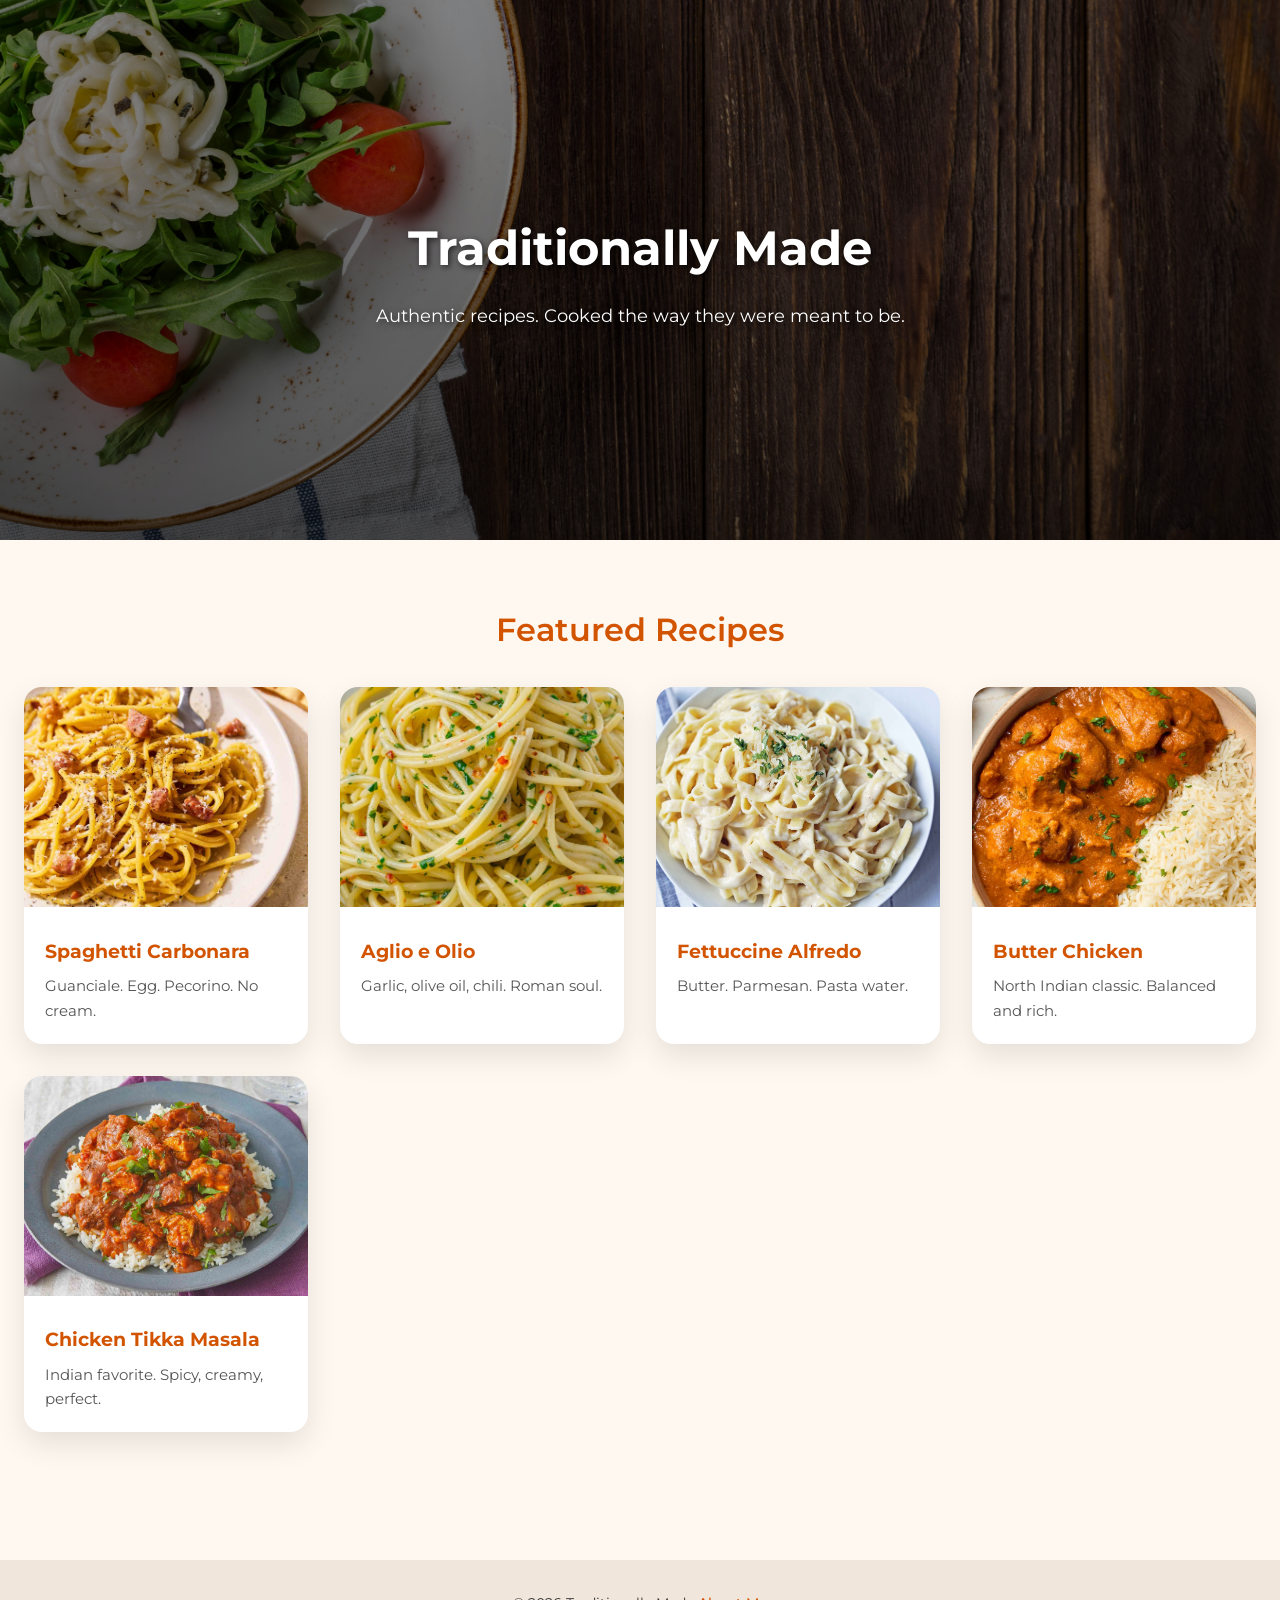
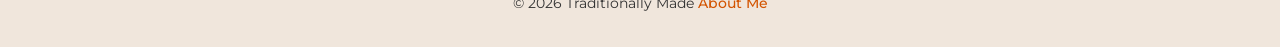
<file: index.html>
<!DOCTYPE html>
<html lang="en">
<head>
  <meta charset="UTF-8" />
  <title>Traditionally Made</title>
  <meta name="viewport" content="width=device-width, initial-scale=1.0">
  <link rel="stylesheet" href="style.css">
  <link href="https://fonts.googleapis.com/css2?family=Montserrat:wght@400;600;700&display=swap" rel="stylesheet">

  <!-- Google AdSense -->
  <script async src="https://pagead2.googlesyndication.com/pagead/js/adsbygoogle.js?client=ca-pub-5029086556424469"
     crossorigin="anonymous"></script>
</head>
<body>

  <!-- HERO -->
  <section class="hero" style="background-image: url('images/hero.jpg');">
    <div class="hero-overlay">
      <h1>Traditionally Made</h1>
      <p>Authentic recipes. Cooked the way they were meant to be.</p>
    </div>
  </section>

  <!-- RECIPES -->
  <section class="recipes">
    <h2>Featured Recipes</h2>

    <div class="recipe-grid">

      <a href="carbonara.html" class="recipe-card">
        <img src="images/carbonara.jpg" alt="Carbonara">
        <div class="card-content">
          <h3>Spaghetti Carbonara</h3>
          <p>Guanciale. Egg. Pecorino. No cream.</p>
        </div>
      </a>

      <a href="aglio.html" class="recipe-card">
        <img src="images/aglio.jpg" alt="Aglio e Olio">
        <div class="card-content">
          <h3>Aglio e Olio</h3>
          <p>Garlic, olive oil, chili. Roman soul.</p>
        </div>
      </a>

      <a href="fettuccine-alfredo.html" class="recipe-card">
        <img src="images/fetu.jpg" alt="Fettuccine Alfredo">
        <div class="card-content">
          <h3>Fettuccine Alfredo</h3>
          <p>Butter. Parmesan. Pasta water.</p>
        </div>
      </a>

      <a href="butter-chicken.html" class="recipe-card">
        <img src="images/butterchicken.jpg" alt="Butter Chicken">
        <div class="card-content">
          <h3>Butter Chicken</h3>
          <p>North Indian classic. Balanced and rich.</p>
        </div>
      </a>

      <a href="tikka-masala.html" class="recipe-card">
        <img src="images/tikka.jpg" alt="Chicken Tikka Masala">
        <div class="card-content">
          <h3>Chicken Tikka Masala</h3>
          <p>Indian favorite. Spicy, creamy, perfect.</p>
        </div>
      </a>

    </div>
  </section>

  <footer class="site-footer">
    <p>© 2026 Traditionally Made <a href="about-us.html">About Me</a></p>
  </footer>

</body>
</html>
</file>
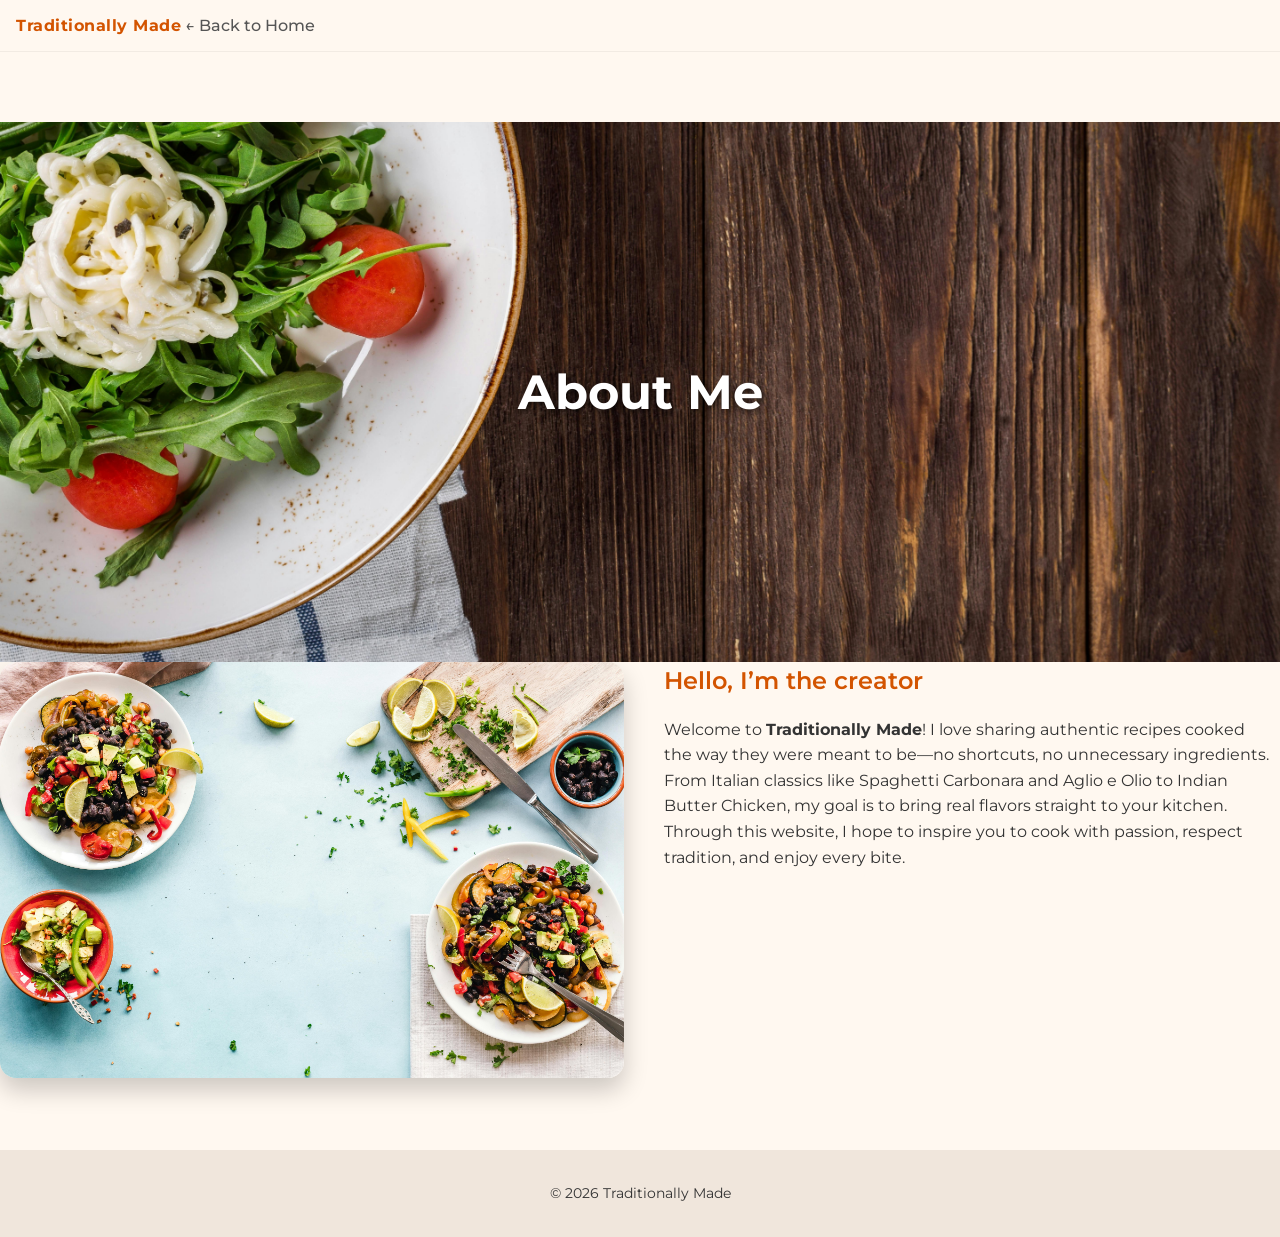
<file: about-us.html>
<!DOCTYPE html>
<html lang="en">
<head>
  <meta charset="UTF-8">
  <meta name="viewport" content="width=device-width, initial-scale=1.0">
  <title>About Me | Traditionally Made</title>
  <link rel="stylesheet" href="style.css">
  <link href="https://fonts.googleapis.com/css2?family=Montserrat:wght@400;600;700&display=swap" rel="stylesheet">
<script async src="https://pagead2.googlesyndication.com/pagead/js/adsbygoogle.js?client=ca-pub-5029086556424469"
     crossorigin="anonymous"></script>
</head>
<body>

  <!-- NAV -->
  <nav class="navbar fixed-top">
    <div class="container">
      <a class="navbar-brand" href="index.html">Traditionally Made</a>
      <a class="back-link ms-auto" href="index.html">← Back to Home</a>
    </div>
  </nav>

  <!-- Spacer for fixed nav -->
  <div style="height: 70px;"></div>

  <!-- HERO -->
  <section class="recipe-hero" style="background-image: url('images/hero.jpg');">
    <h1>About Me</h1>
  </section>

  <!-- MAIN CONTENT -->
  <section class="container my-5">
    <div class="recipe-flex">

      <!-- IMAGE -->
      <div class="recipe-video">
        <img src="images/ss.jpg" alt="About Me" style="width:100%; border-radius:16px; box-shadow:0 12px 25px rgba(0,0,0,0.2);">
      </div>

      <!-- TEXT CONTENT -->
      <div class="recipe-content">
        <h2>Hello, I’m the creator</h2>
        <p>Welcome to <strong>Traditionally Made</strong>! I love sharing authentic recipes cooked the way they were meant to be—no shortcuts, no unnecessary ingredients.</p>
        <p>From Italian classics like Spaghetti Carbonara and Aglio e Olio to Indian Butter Chicken, my goal is to bring real flavors straight to your kitchen.</p>
        <p>Through this website, I hope to inspire you to cook with passion, respect tradition, and enjoy every bite.</p>
      </div>

    </div>
  </section>

  <!-- FOOTER -->
  <footer>
    <p>&copy; 2026 Traditionally Made</p>
  </footer>

</body>
</html>
</file>
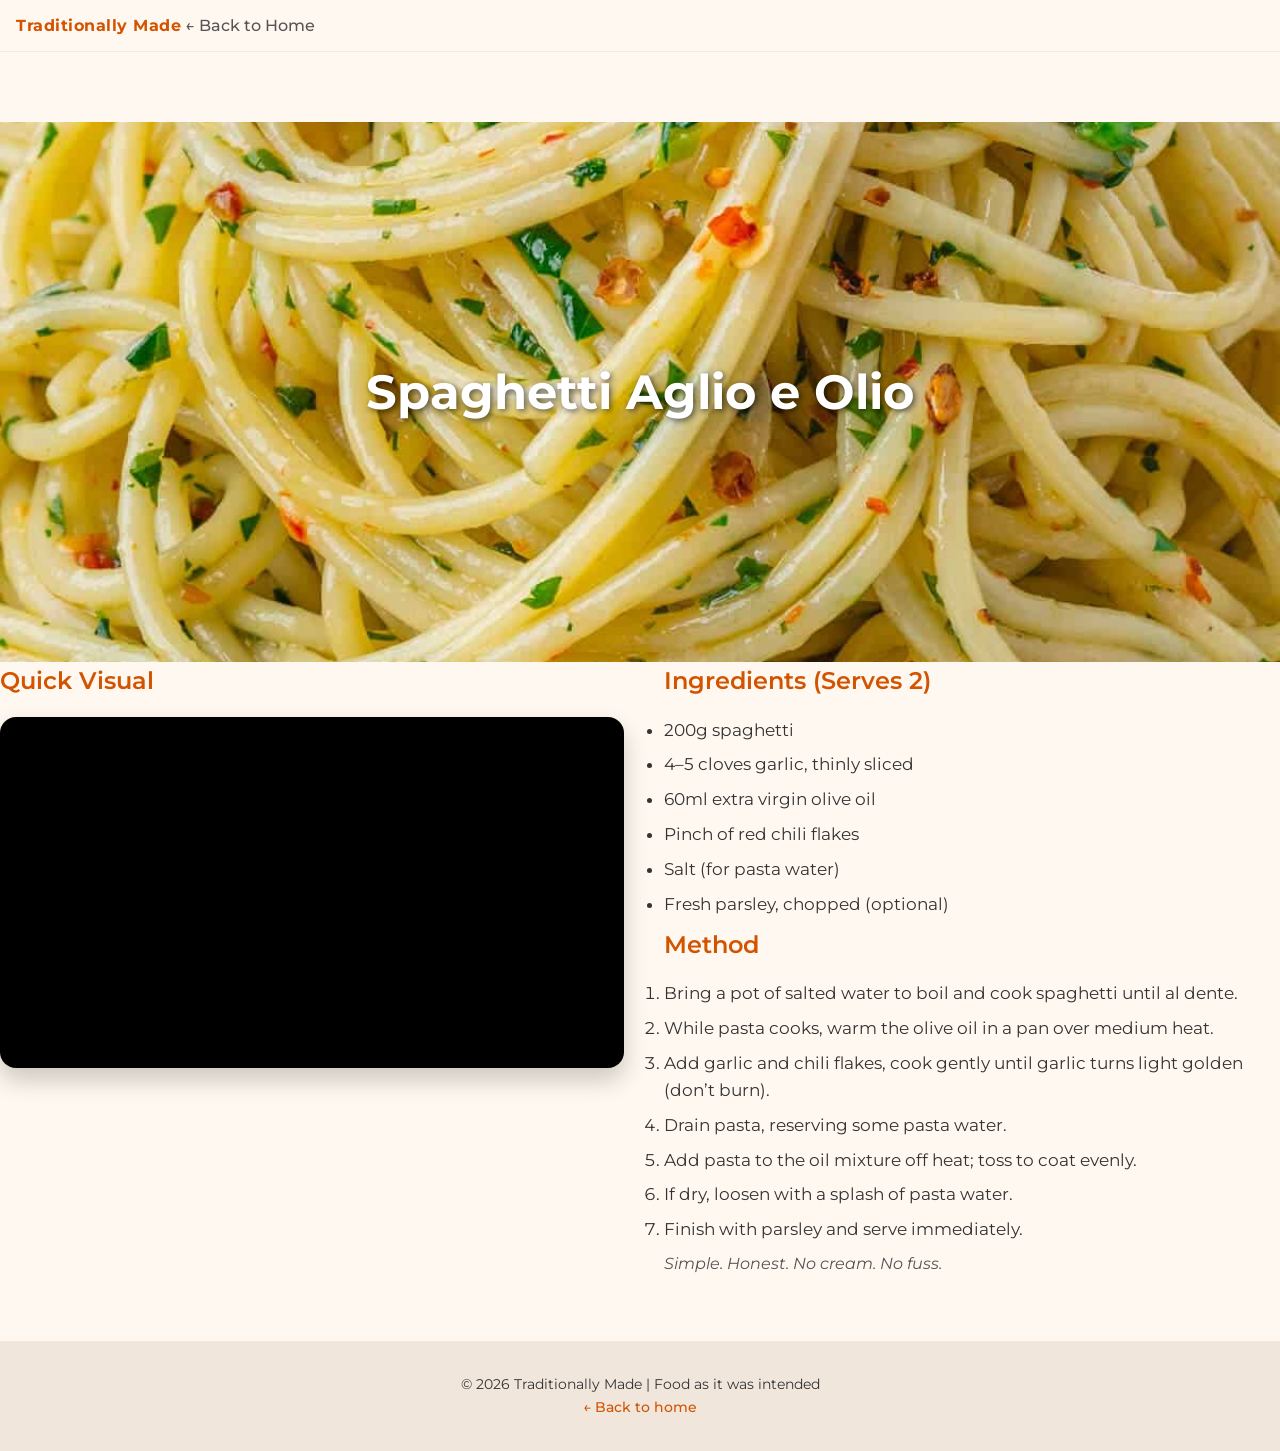
<file: aglio.html>
<!DOCTYPE html>
<html lang="en">
<head>
  <meta charset="UTF-8">
  <meta name="viewport" content="width=device-width, initial-scale=1.0">
  <title>Spaghetti Aglio e Olio | Traditionally Made</title>
  <link rel="stylesheet" href="style.css">
  <link href="https://fonts.googleapis.com/css2?family=Montserrat:wght@400;600;700&display=swap" rel="stylesheet">
  <script async src="https://pagead2.googlesyndication.com/pagead/js/adsbygoogle.js?client=ca-pub-5029086556424469"
     crossorigin="anonymous"></script>
</head>
<body>

  <!-- NAV -->
  <nav class="navbar fixed-top">
    <div class="container">
      <a class="navbar-brand" href="index.html">Traditionally Made</a>
      <a class="back-link ms-auto" href="index.html">← Back to Home</a>
    </div>
  </nav>

  <!-- Spacer for fixed nav -->
  <div style="height: 70px;"></div>

  <!-- HERO -->
  <section class="recipe-hero" style="background-image: url('images/aglio.jpg');">
    <h1>Spaghetti Aglio e Olio</h1>
  </section>

  <!-- MAIN CONTENT -->
  <section class="container my-5">
    <div class="recipe-flex">

      <!-- VIDEO -->
      <div class="recipe-video">
        <h2>Quick Visual</h2>
        <div class="video-wrapper">
          <iframe
            src="https://www.youtube.com/embed/vJPDvxgWKx4"
            title="Spaghetti Aglio e Olio Short"
            allow="accelerometer; autoplay; clipboard-write; encrypted-media; gyroscope; picture-in-picture"
            allowfullscreen>
          </iframe>
        </div>
      </div>

      <!-- CONTENT -->
      <div class="recipe-content">
        <h2>Ingredients (Serves 2)</h2>
        <ul>
          <li>200g spaghetti</li>
          <li>4–5 cloves garlic, thinly sliced</li>
          <li>60ml extra virgin olive oil</li>
          <li>Pinch of red chili flakes</li>
          <li>Salt (for pasta water)</li>
          <li>Fresh parsley, chopped (optional)</li>
        </ul>

        <h2 class="mt-4">Method</h2>
        <ol>
          <li>Bring a pot of salted water to boil and cook spaghetti until al dente.</li>
          <li>While pasta cooks, warm the olive oil in a pan over medium heat.</li>
          <li>Add garlic and chili flakes, cook gently until garlic turns light golden (don’t burn).</li>
          <li>Drain pasta, reserving some pasta water.</li>
          <li>Add pasta to the oil mixture off heat; toss to coat evenly.</li>
          <li>If dry, loosen with a splash of pasta water.</li>
          <li>Finish with parsley and serve immediately.</li>
        </ol>

        <p class="fst-italic mt-3">
          Simple. Honest. No cream. No fuss.
        </p>
      </div>

    </div>
  </section>

  <!-- FOOTER -->
  <footer>
    <p>&copy; 2026 Traditionally Made | Food as it was intended</p>
    <a href="index.html">← Back to home</a>
  </footer>

</body>
</html>
</file>
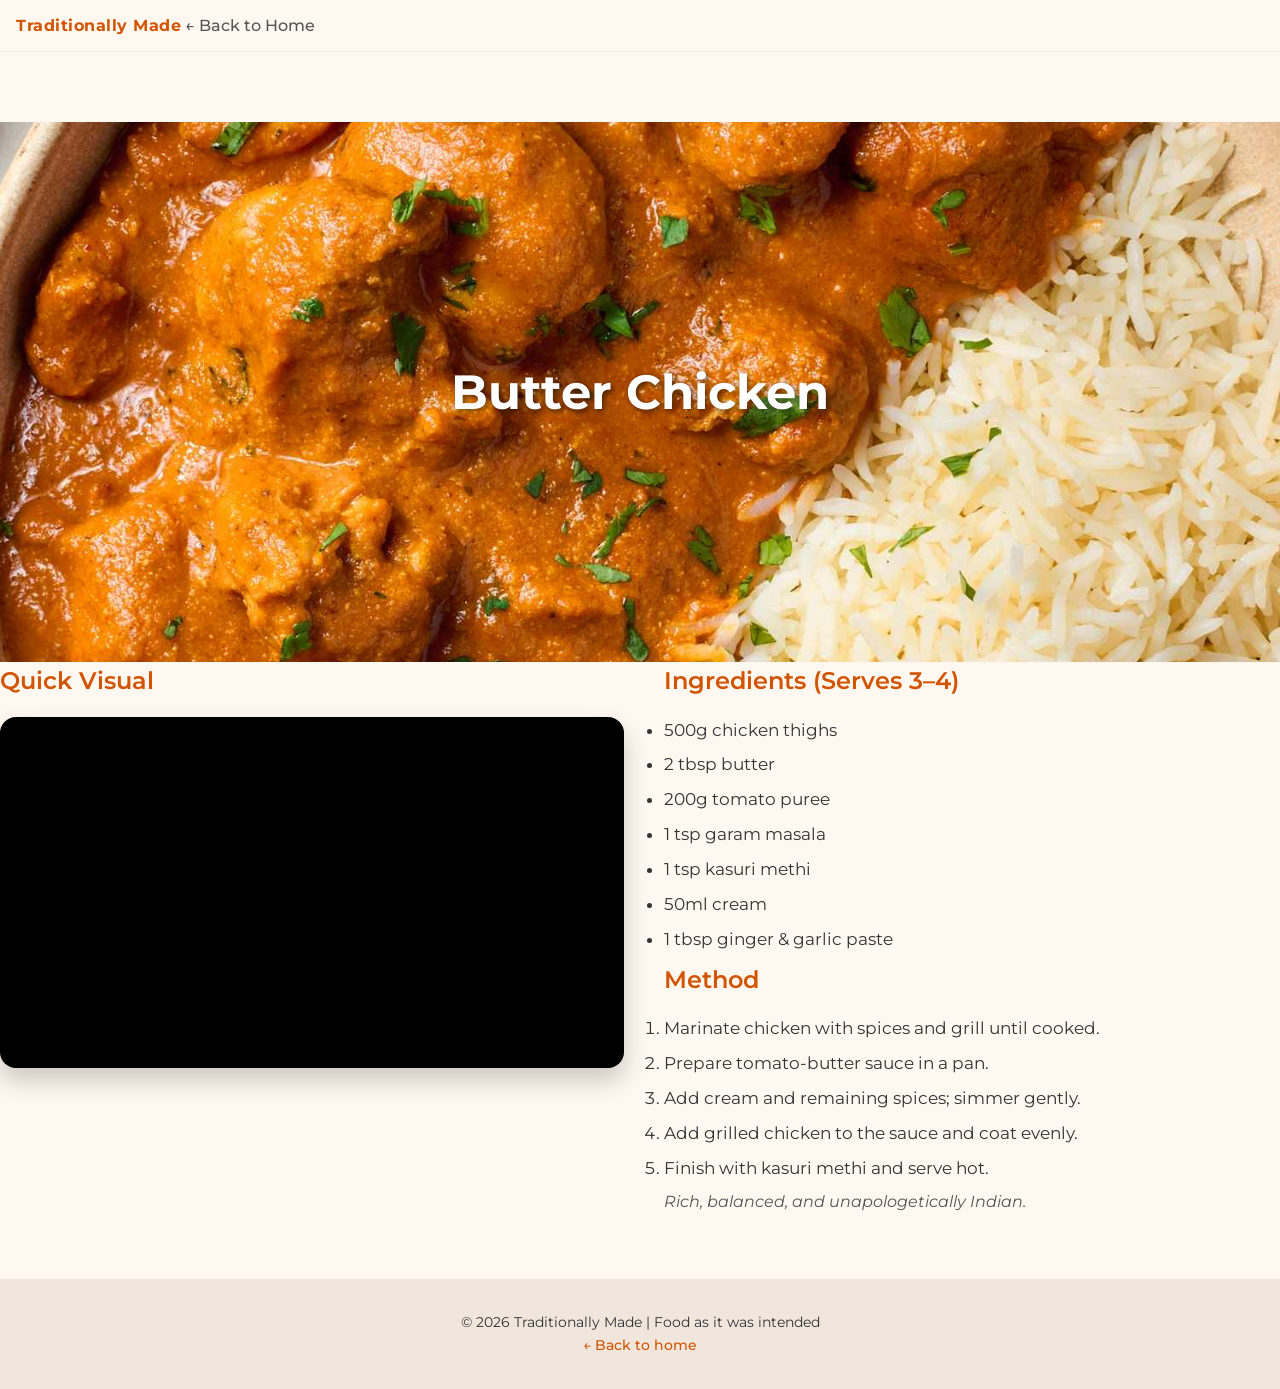
<file: butter-chicken.html>
<!DOCTYPE html>
<html lang="en">
<head>
  <meta charset="UTF-8">
  <meta name="viewport" content="width=device-width, initial-scale=1.0">
  <title>Butter Chicken | Traditionally Made</title>
  <link rel="stylesheet" href="style.css">
  <link href="https://fonts.googleapis.com/css2?family=Montserrat:wght@400;600;700&display=swap" rel="stylesheet">
  <script async src="https://pagead2.googlesyndication.com/pagead/js/adsbygoogle.js?client=ca-pub-5029086556424469"
     crossorigin="anonymous"></script>
</head>
<body>

  <!-- NAV -->
  <nav class="navbar fixed-top">
    <div class="container">
      <a class="navbar-brand" href="index.html">Traditionally Made</a>
      <a class="back-link ms-auto" href="index.html">← Back to Home</a>
    </div>
  </nav>

  <!-- Spacer for fixed nav -->
  <div style="height: 70px;"></div>

  <!-- HERO -->
  <section class="recipe-hero" style="background-image: url('images/butterchicken.jpg');">
    <h1>Butter Chicken</h1>
  </section>

  <!-- MAIN CONTENT -->
  <section class="container my-5">
    <div class="recipe-flex">

      <!-- VIDEO -->
      <div class="recipe-video">
        <h2>Quick Visual</h2>
        <div class="video-wrapper">
          <iframe
            src="https://www.youtube.com/embed/g0xZfBIvsXI"
            title="Butter Chicken Short"
            allow="accelerometer; autoplay; clipboard-write; encrypted-media; gyroscope; picture-in-picture"
            allowfullscreen>
          </iframe>
        </div>
      </div>

      <!-- CONTENT -->
      <div class="recipe-content">
        <h2>Ingredients (Serves 3–4)</h2>
        <ul>
          <li>500g chicken thighs</li>
          <li>2 tbsp butter</li>
          <li>200g tomato puree</li>
          <li>1 tsp garam masala</li>
          <li>1 tsp kasuri methi</li>
          <li>50ml cream</li>
          <li>1 tbsp ginger & garlic paste</li>
        </ul>

        <h2 class="mt-4">Method</h2>
        <ol>
          <li>Marinate chicken with spices and grill until cooked.</li>
          <li>Prepare tomato-butter sauce in a pan.</li>
          <li>Add cream and remaining spices; simmer gently.</li>
          <li>Add grilled chicken to the sauce and coat evenly.</li>
          <li>Finish with kasuri methi and serve hot.</li>
        </ol>

        <p class="fst-italic mt-3">Rich, balanced, and unapologetically Indian.</p>
      </div>

    </div>
  </section>

  <!-- FOOTER -->
  <footer>
    <p>&copy; 2026 Traditionally Made | Food as it was intended</p>
    <a href="index.html">← Back to home</a>
  </footer>

</body>
</html>
</file>
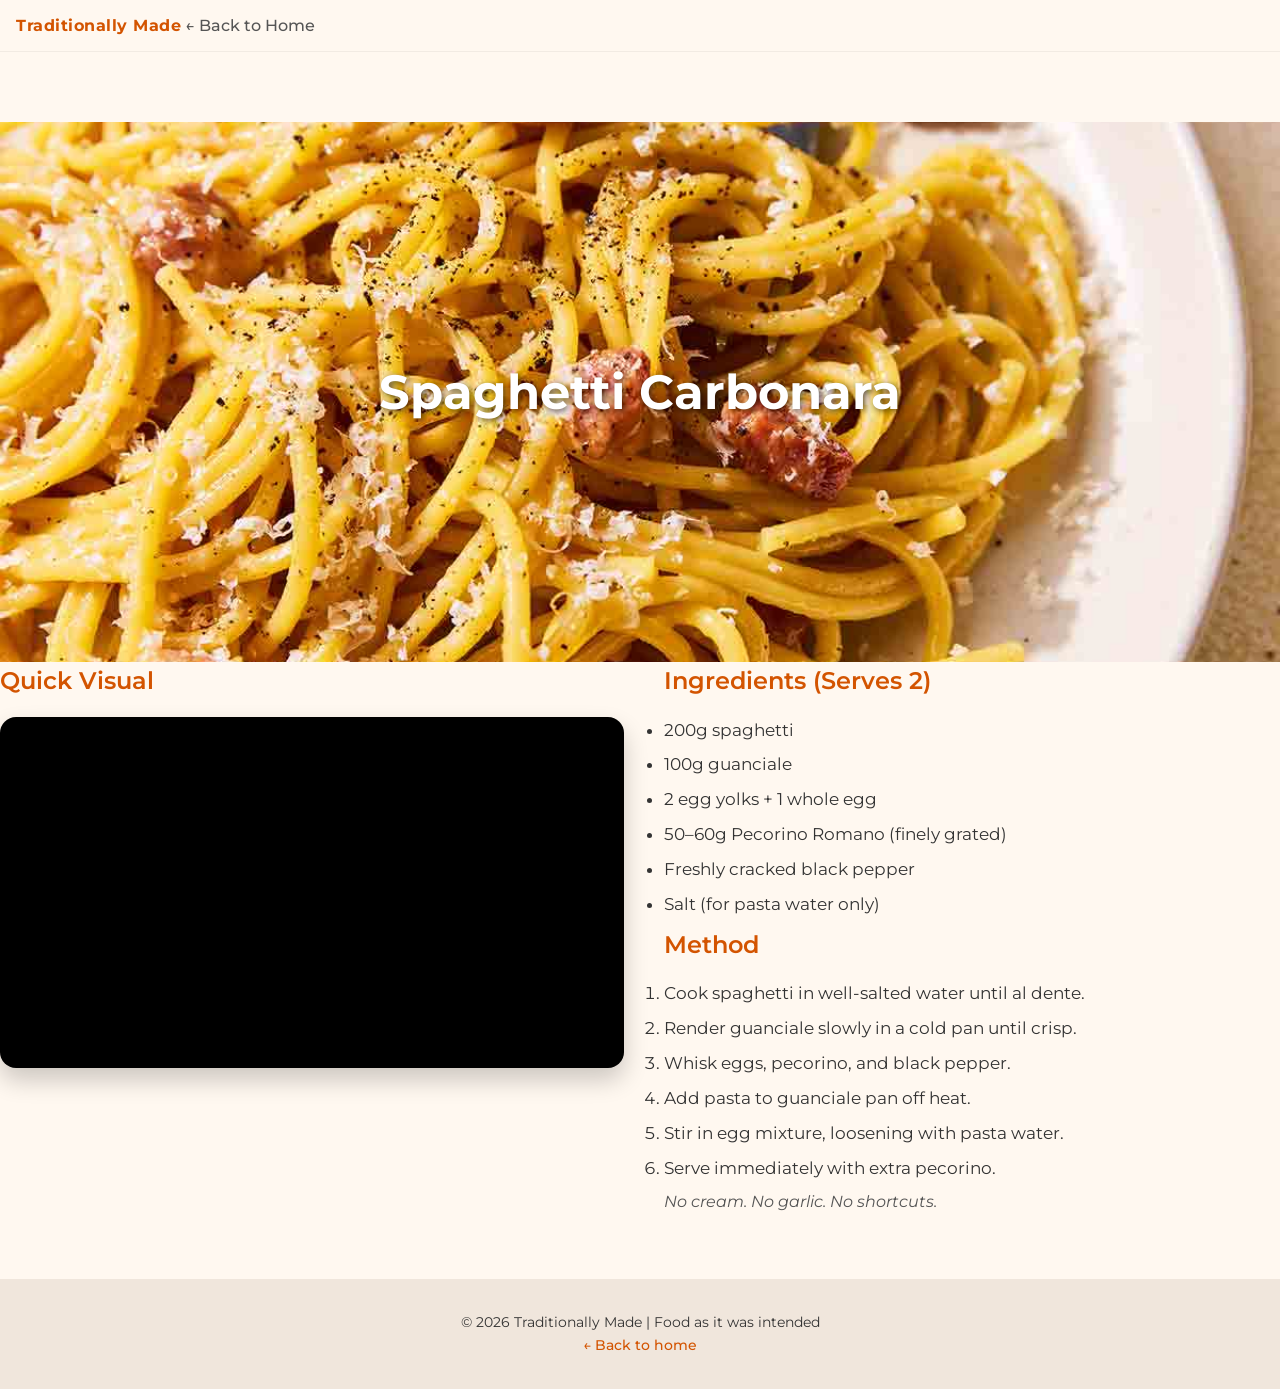
<file: carbonara.html>
<!DOCTYPE html>
<html lang="en">
<head>
  <meta charset="UTF-8">
  <meta name="viewport" content="width=device-width, initial-scale=1.0">
  <title>Spaghetti Carbonara | Traditionally Made</title>
  <link rel="stylesheet" href="style.css">
  <link href="https://fonts.googleapis.com/css2?family=Montserrat:wght@400;600;700&display=swap" rel="stylesheet">
  <script async src="https://pagead2.googlesyndication.com/pagead/js/adsbygoogle.js?client=ca-pub-5029086556424469"
     crossorigin="anonymous"></script>
</head>
<body>

  <!-- NAV -->
  <nav class="navbar fixed-top">
    <div class="container">
      <a class="navbar-brand" href="index.html">Traditionally Made</a>
      <a class="back-link ms-auto" href="index.html">← Back to Home</a>
    </div>
  </nav>

  <!-- Spacer for fixed nav -->
  <div style="height: 70px;"></div>

  <!-- HERO -->
  <section class="recipe-hero" style="background-image: url('images/carbonara.jpg');">
    <h1>Spaghetti Carbonara</h1>
  </section>

  <!-- MAIN CONTENT -->
  <section class="container my-5">
    <div class="recipe-flex">

      <!-- VIDEO -->
      <div class="recipe-video">
        <h2>Quick Visual</h2>
        <div class="video-wrapper">
          <iframe
            src="https://www.youtube.com/embed/RKu6COo8Pxs"
            title="Guanciale Carbonara Short"
            allow="accelerometer; autoplay; clipboard-write; encrypted-media; gyroscope; picture-in-picture"
            allowfullscreen>
          </iframe>
        </div>
      </div>

      <!-- CONTENT -->
      <div class="recipe-content">
        <h2>Ingredients (Serves 2)</h2>
        <ul>
          <li>200g spaghetti</li>
          <li>100g guanciale</li>
          <li>2 egg yolks + 1 whole egg</li>
          <li>50–60g Pecorino Romano (finely grated)</li>
          <li>Freshly cracked black pepper</li>
          <li>Salt (for pasta water only)</li>
        </ul>

        <h2 class="mt-4">Method</h2>
        <ol>
          <li>Cook spaghetti in well-salted water until al dente.</li>
          <li>Render guanciale slowly in a cold pan until crisp.</li>
          <li>Whisk eggs, pecorino, and black pepper.</li>
          <li>Add pasta to guanciale pan off heat.</li>
          <li>Stir in egg mixture, loosening with pasta water.</li>
          <li>Serve immediately with extra pecorino.</li>
        </ol>

        <p class="fst-italic mt-3">No cream. No garlic. No shortcuts.</p>
      </div>

    </div>
  </section>

  <!-- FOOTER -->
  <footer>
    <p>&copy; 2026 Traditionally Made | Food as it was intended</p>
    <a href="index.html">← Back to home</a>
  </footer>

</body>
</html>
</file>
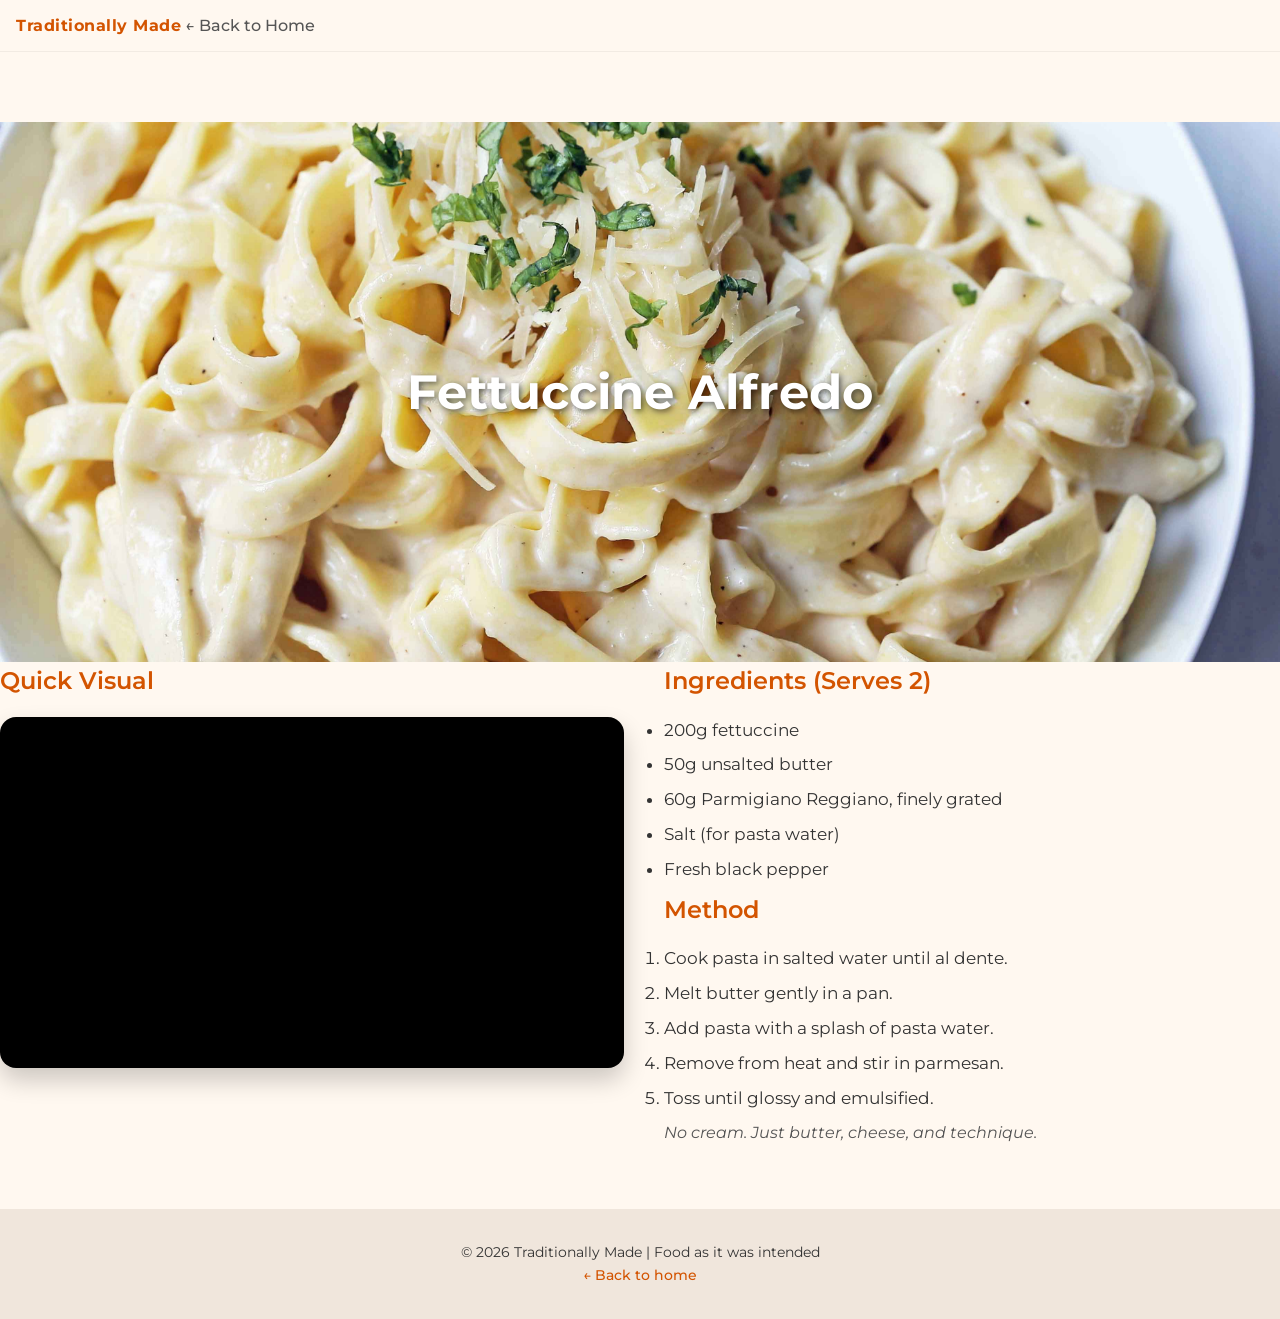
<file: fettuccine-alfredo.html>
<!DOCTYPE html>
<html lang="en">
<head>
  <meta charset="UTF-8">
  <meta name="viewport" content="width=device-width, initial-scale=1.0">
  <title>Fettuccine Alfredo | Traditionally Made</title>
  <link rel="stylesheet" href="style.css">
  <link href="https://fonts.googleapis.com/css2?family=Montserrat:wght@400;600;700&display=swap" rel="stylesheet">
  <script async src="https://pagead2.googlesyndication.com/pagead/js/adsbygoogle.js?client=ca-pub-5029086556424469"
     crossorigin="anonymous"></script>
</head>
<body>

  <!-- NAV -->
  <nav class="navbar fixed-top">
    <div class="container">
      <a class="navbar-brand" href="index.html">Traditionally Made</a>
      <a class="back-link ms-auto" href="index.html">← Back to Home</a>
    </div>
  </nav>

  <!-- Spacer for fixed nav -->
  <div style="height: 70px;"></div>

  <!-- HERO -->
  <section class="recipe-hero" style="background-image: url('images/fetu.jpg');">
    <h1>Fettuccine Alfredo</h1>
  </section>

  <!-- MAIN CONTENT -->
  <section class="container my-5">
    <div class="recipe-flex">

      <!-- VIDEO -->
      <div class="recipe-video">
        <h2>Quick Visual</h2>
        <div class="video-wrapper">
          <iframe
            src="https://www.youtube.com/embed/eieSNW5pK8w"
            title="Fettuccine Alfredo Short"
            allow="accelerometer; autoplay; clipboard-write; encrypted-media; gyroscope; picture-in-picture"
            allowfullscreen>
          </iframe>
        </div>
      </div>

      <!-- CONTENT -->
      <div class="recipe-content">
        <h2>Ingredients (Serves 2)</h2>
        <ul>
          <li>200g fettuccine</li>
          <li>50g unsalted butter</li>
          <li>60g Parmigiano Reggiano, finely grated</li>
          <li>Salt (for pasta water)</li>
          <li>Fresh black pepper</li>
        </ul>

        <h2 class="mt-4">Method</h2>
        <ol>
          <li>Cook pasta in salted water until al dente.</li>
          <li>Melt butter gently in a pan.</li>
          <li>Add pasta with a splash of pasta water.</li>
          <li>Remove from heat and stir in parmesan.</li>
          <li>Toss until glossy and emulsified.</li>
        </ol>

        <p class="fst-italic mt-3">No cream. Just butter, cheese, and technique.</p>
      </div>

    </div>
  </section>

  <!-- FOOTER -->
  <footer>
    <p>&copy; 2026 Traditionally Made | Food as it was intended</p>
    <a href="index.html">← Back to home</a>
  </footer>

</body>
</html>
</file>
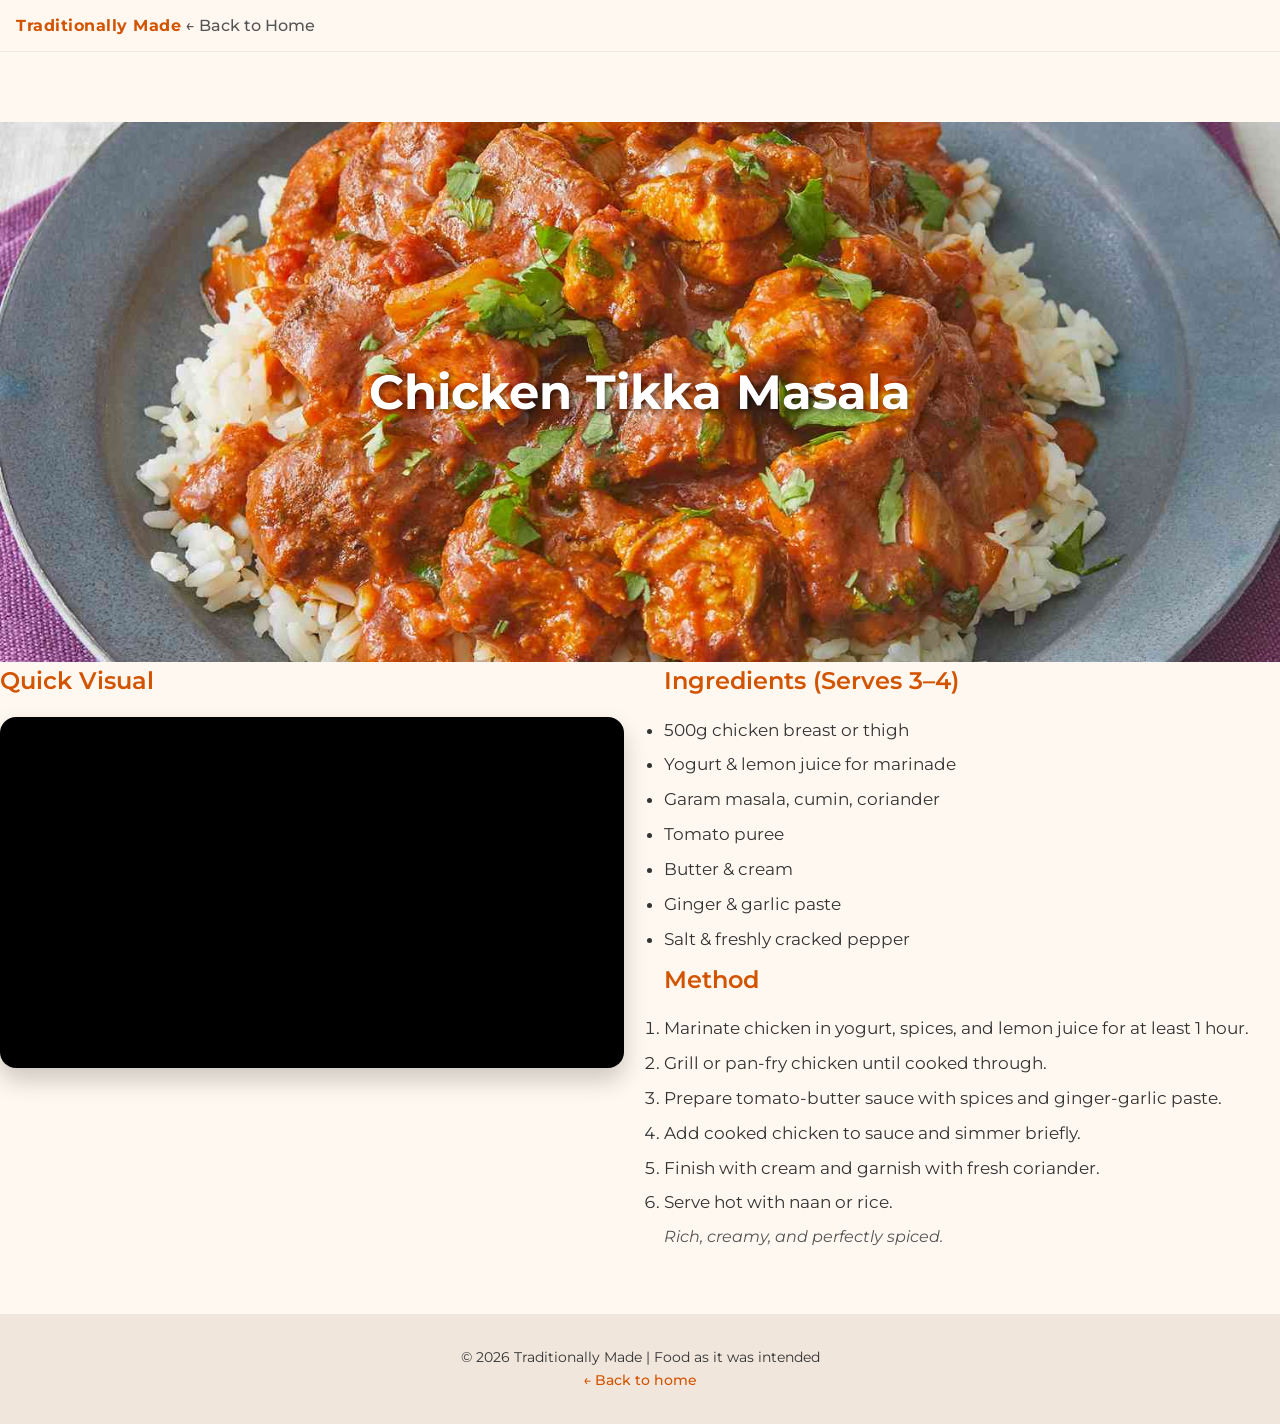
<file: tikka-masala.html>
<!DOCTYPE html>
<html lang="en">
<head>
  <meta charset="UTF-8" />
  <title>Chicken Tikka Masala | Traditionally Made</title>
  <meta name="viewport" content="width=device-width, initial-scale=1.0">
  <link rel="stylesheet" href="style.css">
  <link href="https://fonts.googleapis.com/css2?family=Montserrat:wght@400;600;700&display=swap" rel="stylesheet">
  <script async src="https://pagead2.googlesyndication.com/pagead/js/adsbygoogle.js?client=ca-pub-5029086556424469"
     crossorigin="anonymous"></script>
</head>
<body>

  <!-- NAV -->
  <nav class="navbar fixed-top">
    <div class="container">
      <a class="navbar-brand" href="index.html">Traditionally Made</a>
      <a class="back-link ms-auto" href="index.html">← Back to Home</a>
    </div>
  </nav>

  <!-- Spacer for fixed nav -->
  <div style="height: 70px;"></div>

  <!-- HERO -->
  <section class="recipe-hero" style="background-image: url('images/tikka.jpg');">
    <h1>Chicken Tikka Masala</h1>
  </section>

  <!-- MAIN CONTENT -->
  <section class="container my-5">
    <div class="recipe-flex">

      <!-- VIDEO -->
      <div class="recipe-video">
        <h2>Quick Visual</h2>
        <div class="video-wrapper">
          <iframe
            src="https://www.youtube.com/embed/mE2kAGbI3rA"
            title="Chicken Tikka Masala Short"
            allow="accelerometer; autoplay; clipboard-write; encrypted-media; gyroscope; picture-in-picture"
            allowfullscreen>
          </iframe>
        </div>
      </div>

      <!-- CONTENT -->
      <div class="recipe-content">
        <h2>Ingredients (Serves 3–4)</h2>
        <ul>
          <li>500g chicken breast or thigh</li>
          <li>Yogurt & lemon juice for marinade</li>
          <li>Garam masala, cumin, coriander</li>
          <li>Tomato puree</li>
          <li>Butter & cream</li>
          <li>Ginger & garlic paste</li>
          <li>Salt & freshly cracked pepper</li>
        </ul>

        <h2 class="mt-4">Method</h2>
        <ol>
          <li>Marinate chicken in yogurt, spices, and lemon juice for at least 1 hour.</li>
          <li>Grill or pan-fry chicken until cooked through.</li>
          <li>Prepare tomato-butter sauce with spices and ginger-garlic paste.</li>
          <li>Add cooked chicken to sauce and simmer briefly.</li>
          <li>Finish with cream and garnish with fresh coriander.</li>
          <li>Serve hot with naan or rice.</li>
        </ol>

        <p class="fst-italic mt-3">Rich, creamy, and perfectly spiced.</p>
      </div>

    </div>
  </section>

  <!-- FOOTER -->
  <footer>
    <p>&copy; 2026 Traditionally Made | Food as it was intended</p>
    <a href="index.html">← Back to home</a>
  </footer>

</body>
</html>
</file>
<file: style.css>
/* ===== GLOBAL RESET ===== */
* {
  box-sizing: border-box;
  margin: 0;
  padding: 0;
}

body {
  font-family: 'Montserrat', sans-serif;
  background-color: #fff8f0;
  color: #333;
  line-height: 1.6;
}

/* ===== NAVBAR ===== */
.navbar {
  background-color: rgba(255, 248, 240, 0.95);
  backdrop-filter: blur(6px);
  border-bottom: 1px solid rgba(0,0,0,0.05);
  padding: 0.8rem 1rem;
}

.navbar-brand {
  font-weight: 700;
  color: #d35400 !important;
  letter-spacing: 0.5px;
  text-decoration: none;
}

.back-link {
  color: #555;
  text-decoration: none;
  font-weight: 500;
}

.back-link:hover {
  color: #d35400;
}

/* ===== HERO SECTION ===== */
.hero, .recipe-hero {
  position: relative;
  display: flex;
  align-items: center;
  justify-content: center;
  text-align: center;
  color: #fff;
  text-shadow: 2px 2px 6px rgba(0,0,0,0.6);
  height: 60vh;
  background-size: cover;
  background-position: center;
}

.hero-overlay {
  position: absolute;
  inset: 0;
  background: linear-gradient(rgba(0,0,0,0.45), rgba(0,0,0,0.65));
  display: flex;
  flex-direction: column;
  justify-content: center;
  padding: 2rem;
}

.hero h1, .recipe-hero h1 {
  font-size: 3rem;
  font-weight: 700;
}

.hero p {
  margin-top: 1rem;
  font-size: 1.1rem;
}

/* ===== RECIPES GRID ===== */
.recipes {
  padding: 4rem 1.5rem;
}

.recipes h2 {
  font-size: 2rem;
  margin-bottom: 2rem;
  text-align: center;
  color: #d35400;
}

.recipe-grid {
  display: grid;
  grid-template-columns: repeat(auto-fit, minmax(260px, 1fr));
  gap: 2rem;
}

/* ===== RECIPE CARD ===== */
.recipe-card {
  background: #fff;
  border-radius: 18px;
  overflow: hidden;
  text-decoration: none;
  color: inherit;
  box-shadow: 0 12px 30px rgba(0,0,0,0.1);
  transition: transform 0.3s ease, box-shadow 0.3s ease;
}

.recipe-card:hover {
  transform: translateY(-6px);
  box-shadow: 0 20px 45px rgba(0,0,0,0.15);
}

.recipe-card img {
  width: 100%;
  height: 220px;
  object-fit: cover;
}

.card-content {
  padding: 1.3rem;
}

.card-content h3 {
  font-size: 1.2rem;
  margin-bottom: 0.5rem;
  color: #d35400;
}

.card-content p {
  color: #555;
  font-size: 0.95rem;
}

/* ===== VIDEO WRAPPER ===== */
.video-wrapper {
  position: relative;
  width: 100%;
  padding-top: 56.25%; /* 16:9 aspect ratio */
  border-radius: 16px;
  overflow: hidden;
  box-shadow: 0 12px 25px rgba(0,0,0,0.2);
  background: #000;
}

.video-wrapper iframe {
  position: absolute;
  inset: 0;
  width: 100%;
  height: 100%;
  border: 0;
}

/* ===== RECIPE PAGE FLEX LAYOUT ===== */
.recipe-flex {
  display: flex;
  gap: 2rem;
  flex-wrap: wrap;
}

.recipe-video, .recipe-content {
  flex: 1 1 300px;
}

.recipe-content {
  padding: 0 0.5rem;
}

/* ===== HEADINGS ===== */
h2 {
  color: #d35400;
  font-weight: 600;
  margin-bottom: 1rem;
}

/* ===== LISTS ===== */
ul li, ol li {
  margin-bottom: 0.5rem;
  font-size: 1.05rem;
}

/* ===== BUTTONS ===== */
.btn-primary {
  display: inline-block;
  padding: 0.5rem 1rem;
  background: linear-gradient(135deg, #f39c12, #e67e22);
  color: #fff;
  font-weight: 600;
  border-radius: 8px;
  border: none;
  text-decoration: none;
  transition: all 0.3s ease;
}

.btn-primary:hover {
  background: linear-gradient(135deg, #e67e22, #cf6f17);
  transform: scale(1.05);
}

/* ===== FOOTER ===== */
footer, .site-footer {
  background-color: #f0e6dc;
  text-align: center;
  padding: 2rem 1rem;
  margin-top: 4rem;
  font-size: 0.9rem;
}

footer a, .site-footer a {
  color: #d35400;
  text-decoration: none;
  font-weight: 500;
}

footer a:hover, .site-footer a:hover {
  text-decoration: underline;
}

/* ===== RECIPE METHOD TEXT ===== */
.fst-italic {
  font-style: italic;
  color: #555;
}

/* ===== RESPONSIVE ===== */
@media (max-width: 992px) {
  .hero, .recipe-hero {
    height: 50vh;
  }
  .hero h1, .recipe-hero h1 {
    font-size: 2.5rem;
  }
}

@media (max-width: 600px) {
  .hero h1, .recipe-hero h1 {
    font-size: 2.2rem;
  }
  .recipe-card img {
    height: 200px;
  }
}
</file>
